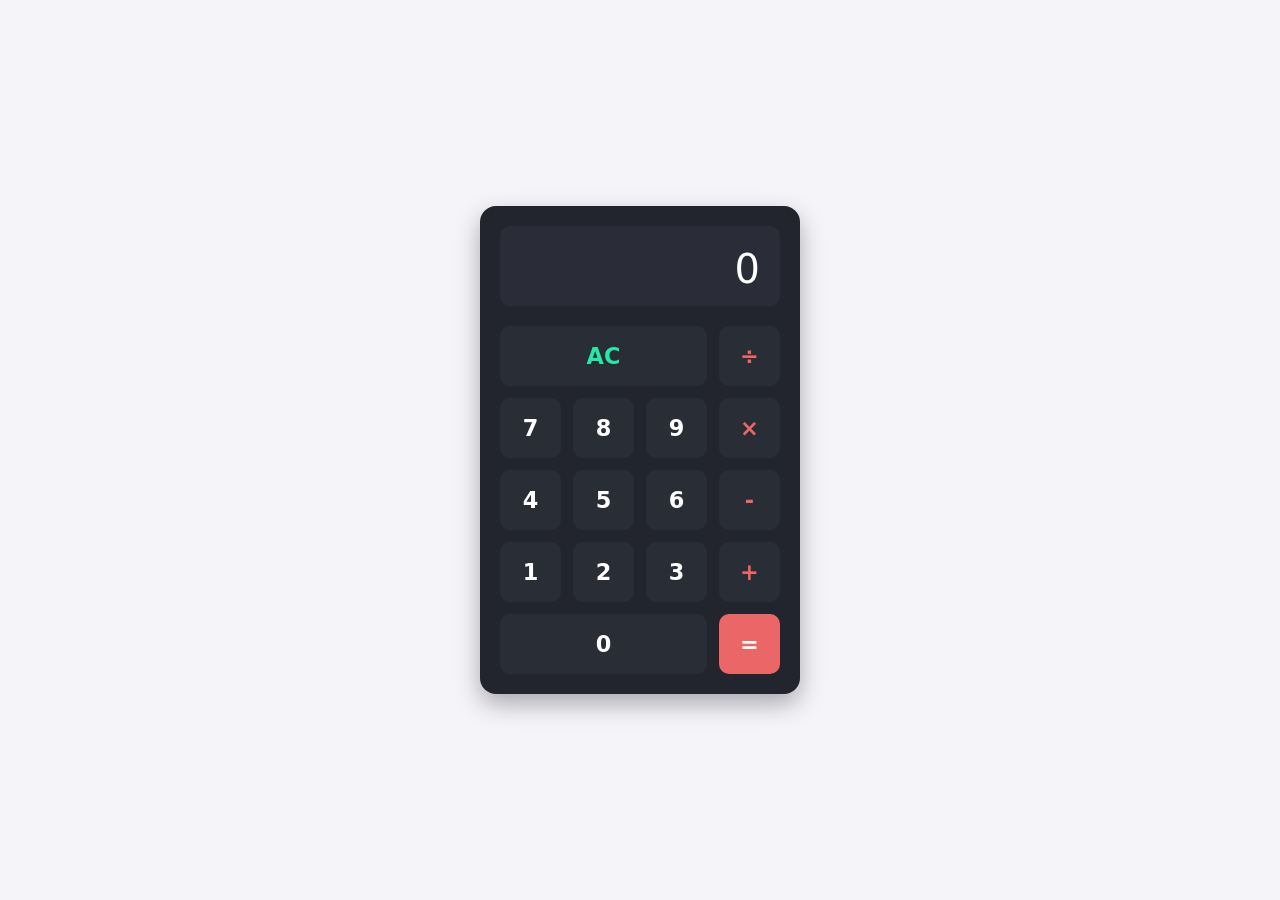
<file: calculator/index.html>
<!DOCTYPE html>
<html lang="en">
<head>
  <meta charset="UTF-8">
  <meta name="viewport" content="width=device-width, initial-scale=1.0">
  <title>JS Calculator</title>
  <link rel="stylesheet" href="styles.css">
</head>
<body>
  <div class="calculator">
    <div id="display">0</div>
    <div class="buttons">
      <button class="btn clear" id="clear">AC</button>
      <button class="btn operator" data-op="/">÷</button>
      
      <button class="btn digit">7</button>
      <button class="btn digit">8</button>
      <button class="btn digit">9</button>
      <button class="btn operator" data-op="*">×</button>
      
      <button class="btn digit">4</button>
      <button class="btn digit">5</button>
      <button class="btn digit">6</button>
      <button class="btn operator" data-op="-">-</button>
      
      <button class="btn digit">1</button>
      <button class="btn digit">2</button>
      <button class="btn digit">3</button>
      <button class="btn operator" data-op="+">+</button>
      
      <button class="btn digit zero">0</button>
      <button class="btn equals" id="equals">=</button>
    </div>
  </div>

  <script src="script.js"></script>
</body>
</html>
</file>
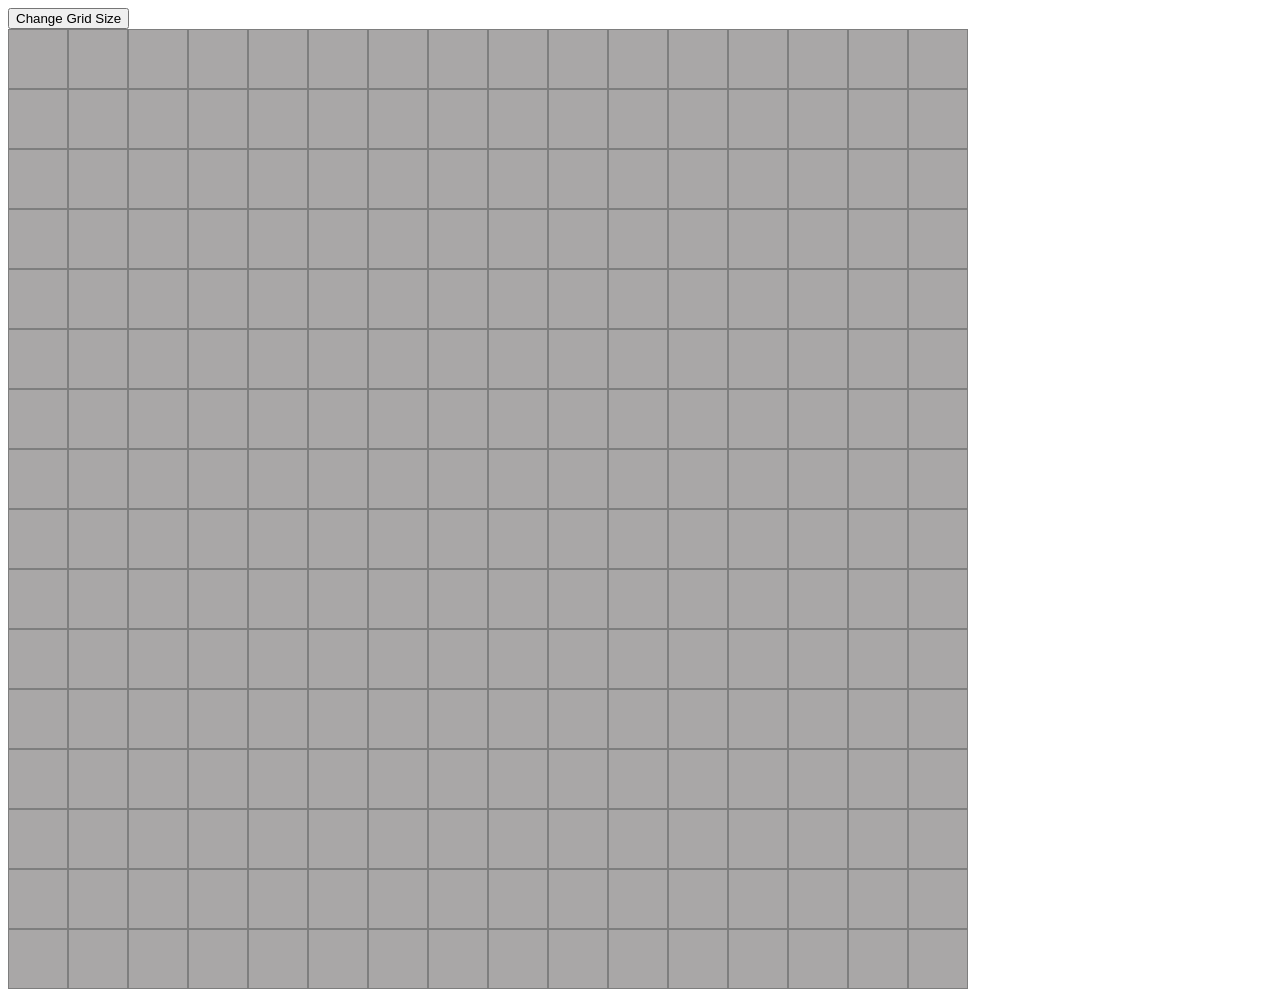
<file: etch-a-Sketch/index.html>
<!DOCTYPE html>
<html lang="en">
<head>
    <meta charset="UTF-8">
    <meta name="viewport" content="width=device-width, initial-scale=1.0">
    <title>Document</title>
    <link rel="stylesheet" href="styles.css">
</head>
<body>
    <button id="reset-btn">Change Grid Size</button>
    <div id="container">
    </div>
    <script src="script.js"></script>
</body>
</html>
</file>
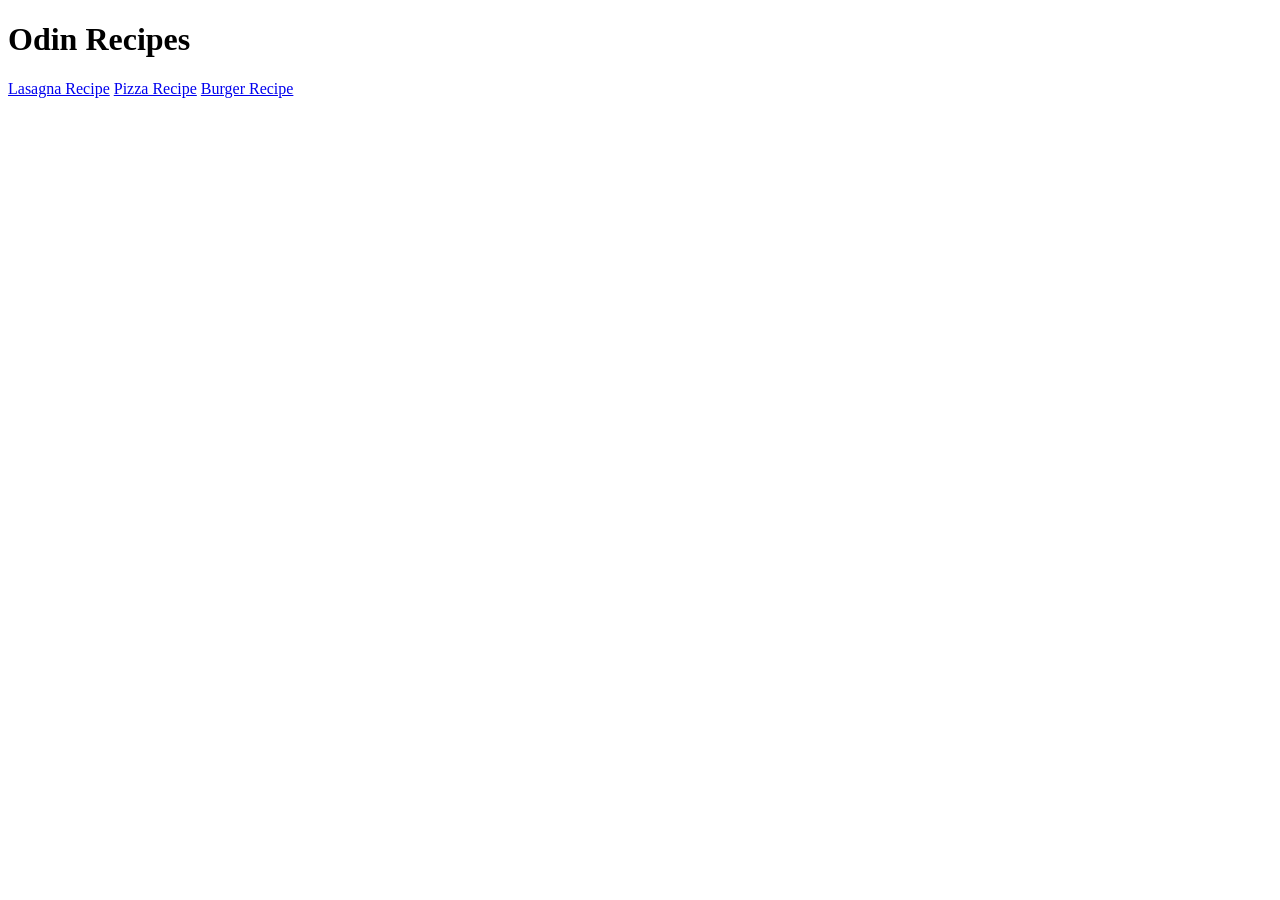
<file: odin-recipes/index.html>
<!DOCTYPE html>
<html lang="en">
<head>
    <meta charset="UTF-8">
    <meta name="viewport" content="width=device-width, initial-scale=1.0">
    <title>Document</title>
    <link href="recipes/lasagna.html">
</head>
<body>
    <h1>Odin Recipes</h1>
    <a href="recipes/lasagna.html">Lasagna Recipe</a>  
    <a href="recipes/pizza.html">Pizza Recipe</a>
    <a href="recipes/burger.html">Burger Recipe</a>

</body>
</html>
</file>
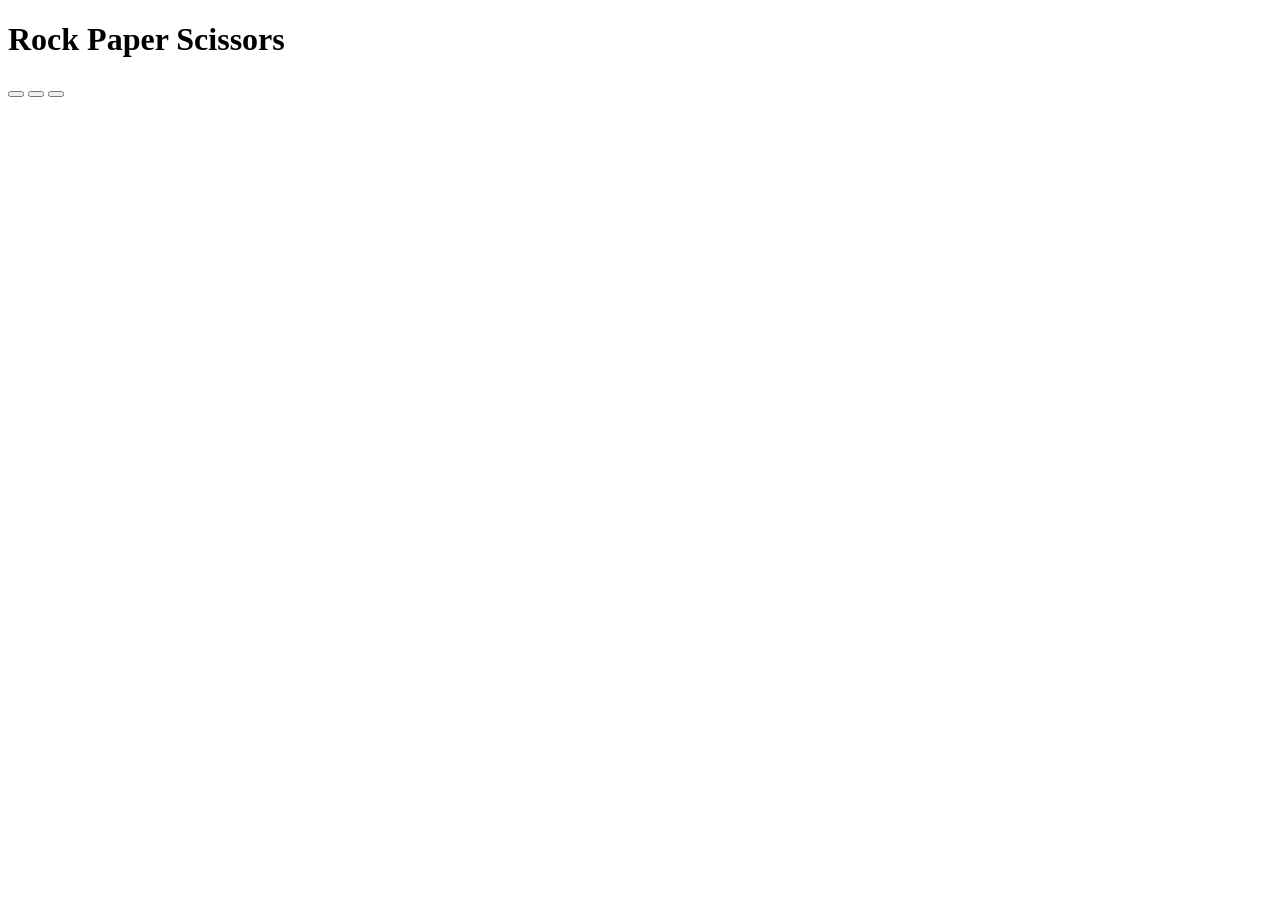
<file: rock_paper_scissors/index.html>
<!DOCTYPE html>
<html lang="en">
<head>
    <meta charset="UTF-8">
    <meta name="viewport" content="width=device-width, initial-scale=1.0">
    <title>Rock Paper Scissors</title>
</head>
<body>
    <h1>Rock Paper Scissors</h1>
    <div id="button">
        <button id="rock"></button>
        <button id="paper"></button>
        <button id="scissors"></button>
    </div>

    <div id="results"></div>

    <script src="script.js"></script>
</body>
</html>
</file>
<file: calculator/styles.css>
* {
  box-sizing: border-box;
  margin: 0;
  padding: 0;
  font-family: system-ui, -apple-system, sans-serif;
}

body {
  display: flex;
  justify-content: center;
  align-items: center;
  min-height: 100vh;
  background-color: #f4f4f9;
}

.calculator {
  width: 320px;
  background-color: #22252d;
  border-radius: 16px;
  padding: 20px;
  box-shadow: 0 10px 25px rgba(0,0,0,0.3);
}

#display {
  width: 100%;
  height: 80px;
  background-color: #2a2d37;
  color: #ffffff;
  font-size: 2.5rem;
  text-align: right;
  padding: 20px;
  border-radius: 10px;
  margin-bottom: 20px;
  overflow-x: auto;
  word-wrap: break-word;
}

.buttons {
  display: grid;
  grid-template-columns: repeat(4, 1fr);
  gap: 12px;
}

.btn {
  height: 60px;
  border: none;
  border-radius: 10px;
  font-size: 1.4rem;
  font-weight: bold;
  cursor: pointer;
  background-color: #292d36;
  color: #ffffff;
  transition: filter 0.1s;
}

.btn:active {
  filter: brightness(1.3);
}

.btn.operator {
  color: #eb6666;
}

.btn.clear {
  color: #26e7a6;
  grid-column: span 3;
}

.btn.equals {
  background-color: #eb6666;
  color: #ffffff;
}

.btn.zero {
  grid-column: span 3;
}
</file>
<file: etch-a-Sketch/styles.css>
#container {
    width: 960px;
    height: 960px;
    display: flex;
    flex-wrap: wrap;
    box-sizing: border-box;
}

.grid {
    border: 1px solid rgb(126, 126, 126);
    background-color: rgb(169, 167, 167);
    box-sizing: border-box;
}
</file>
